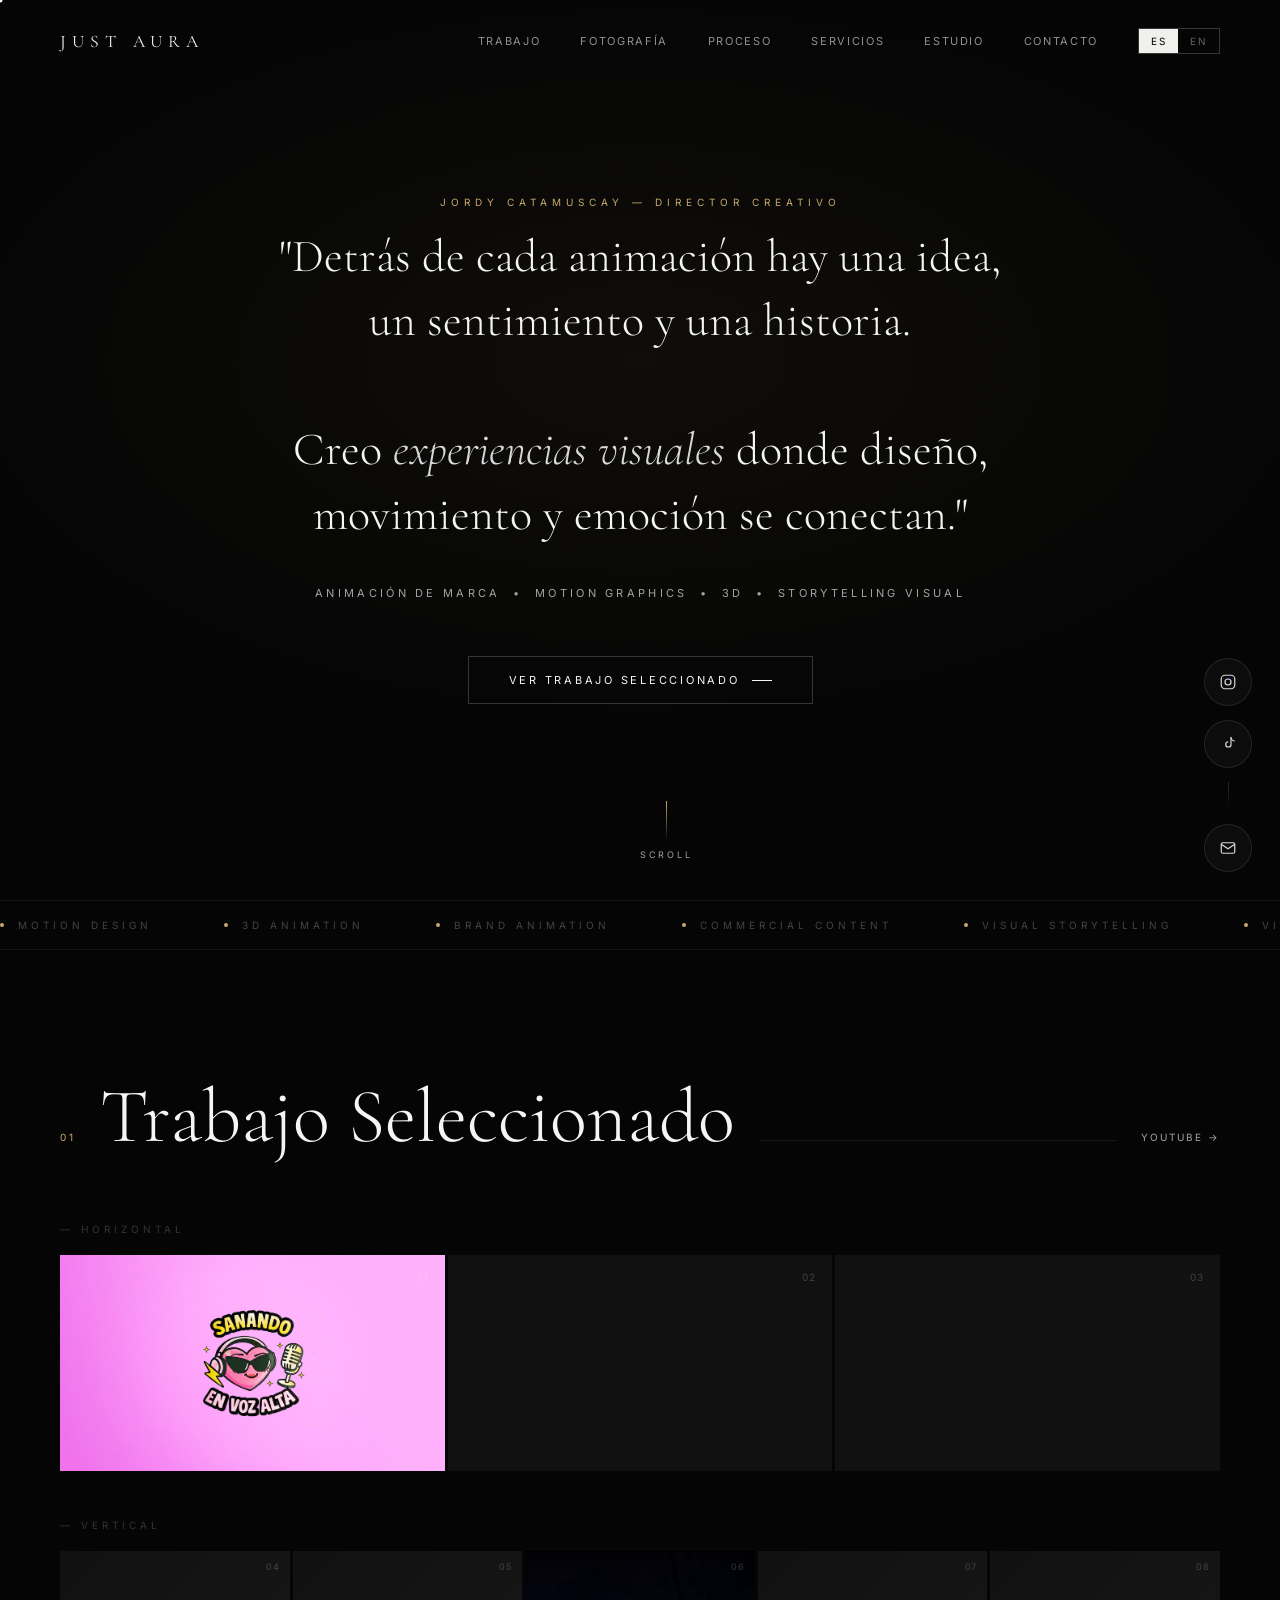
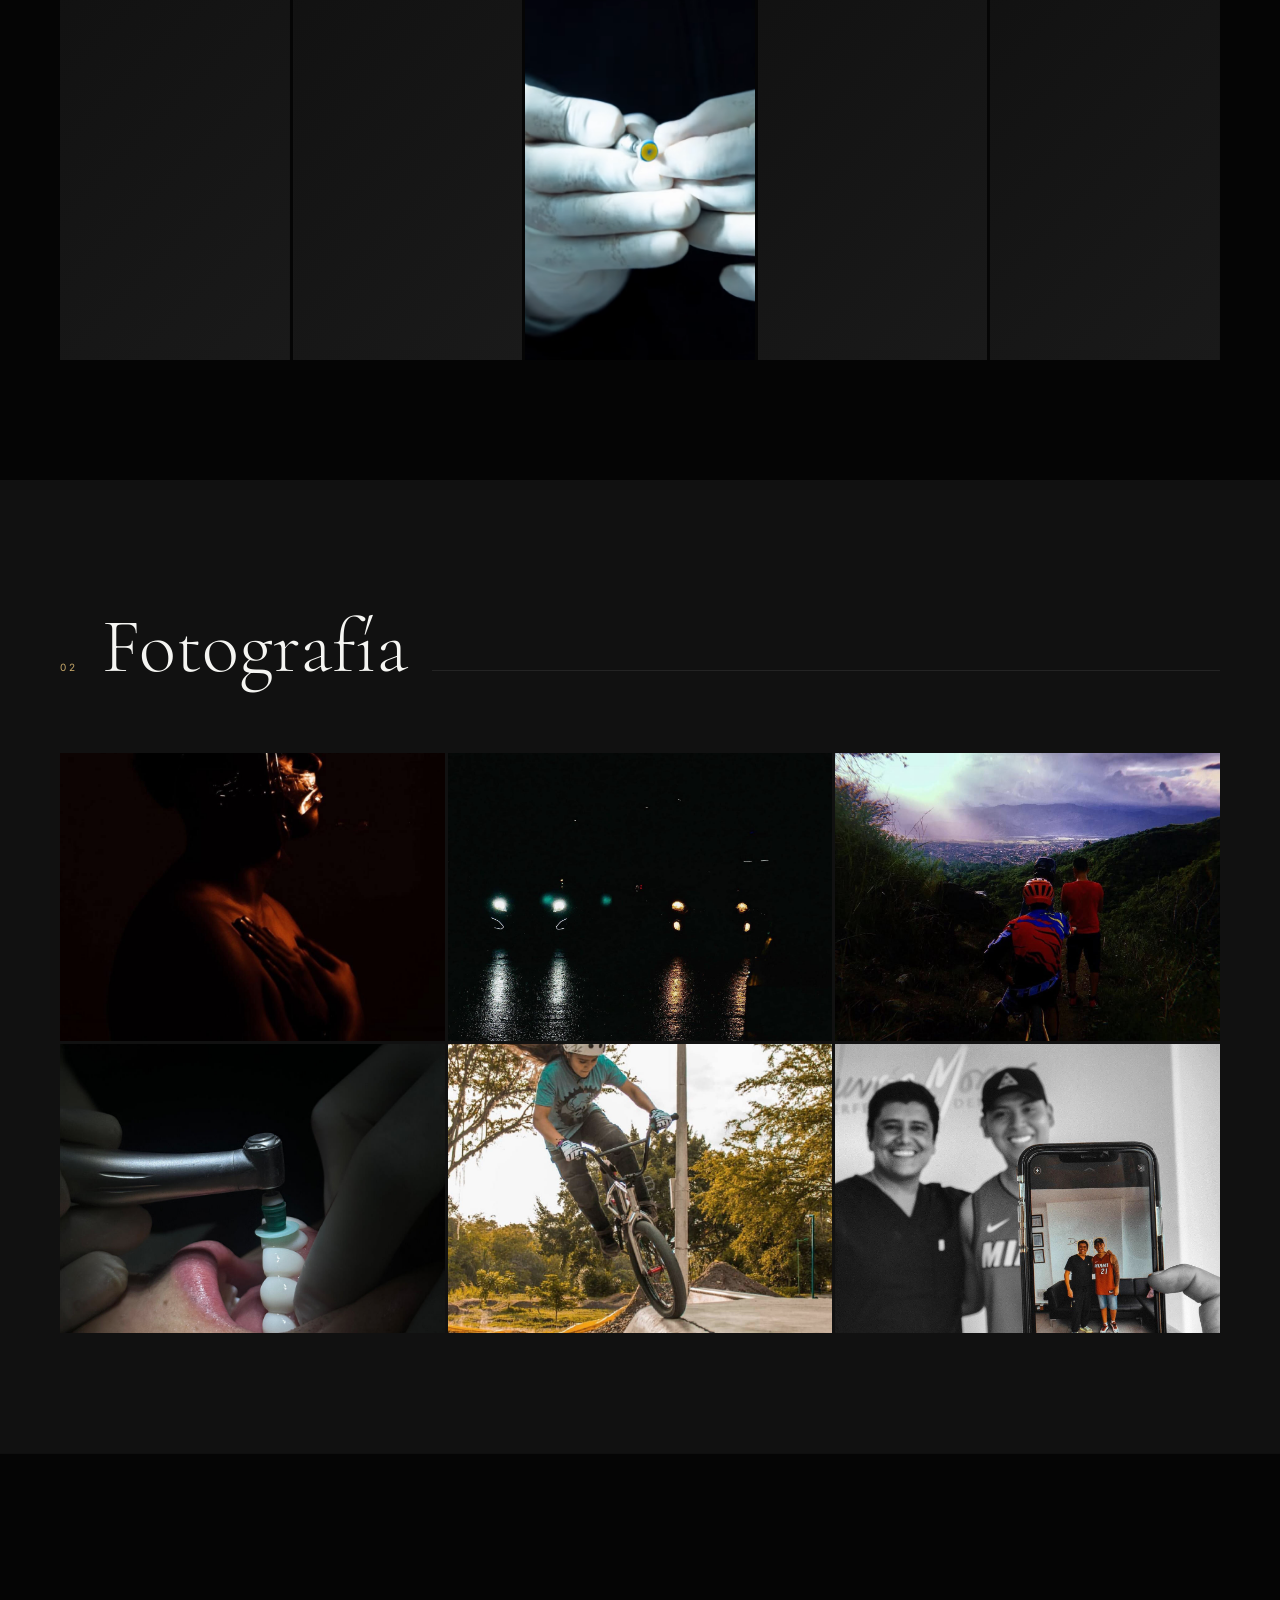
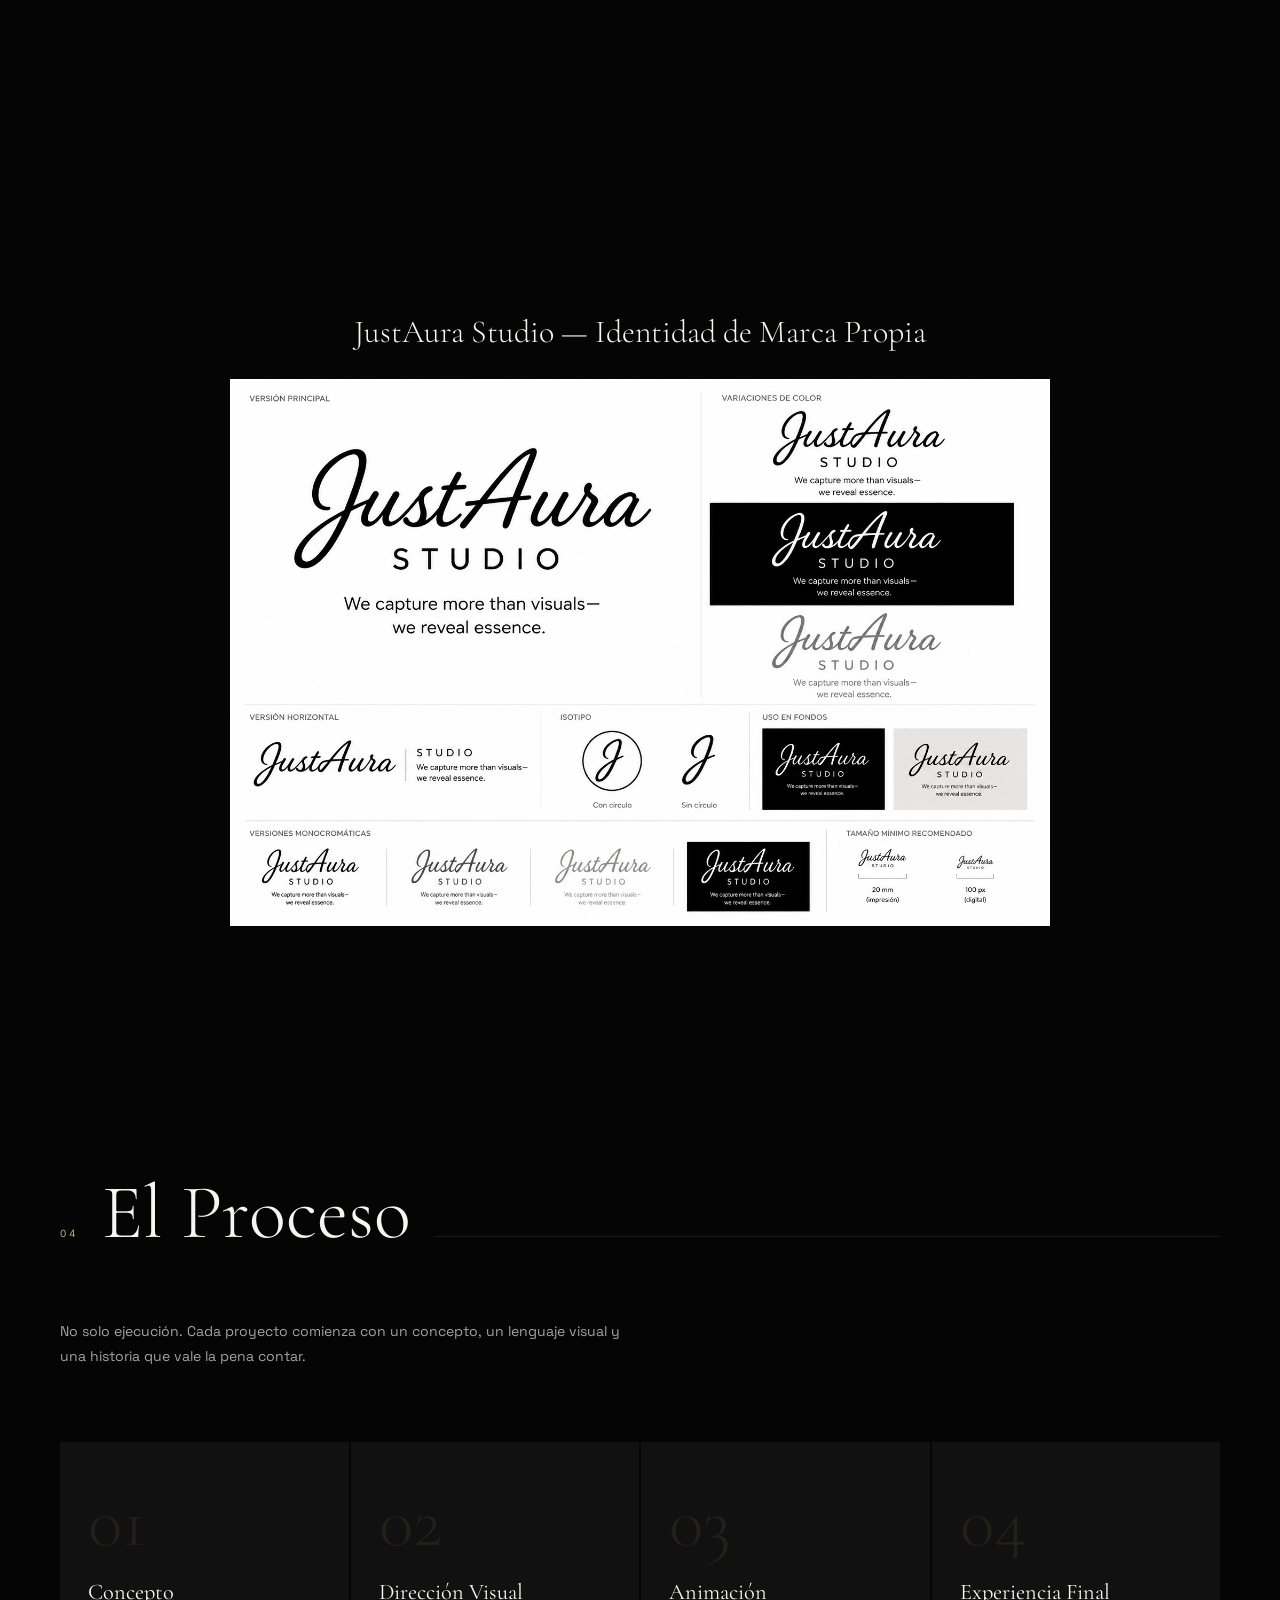
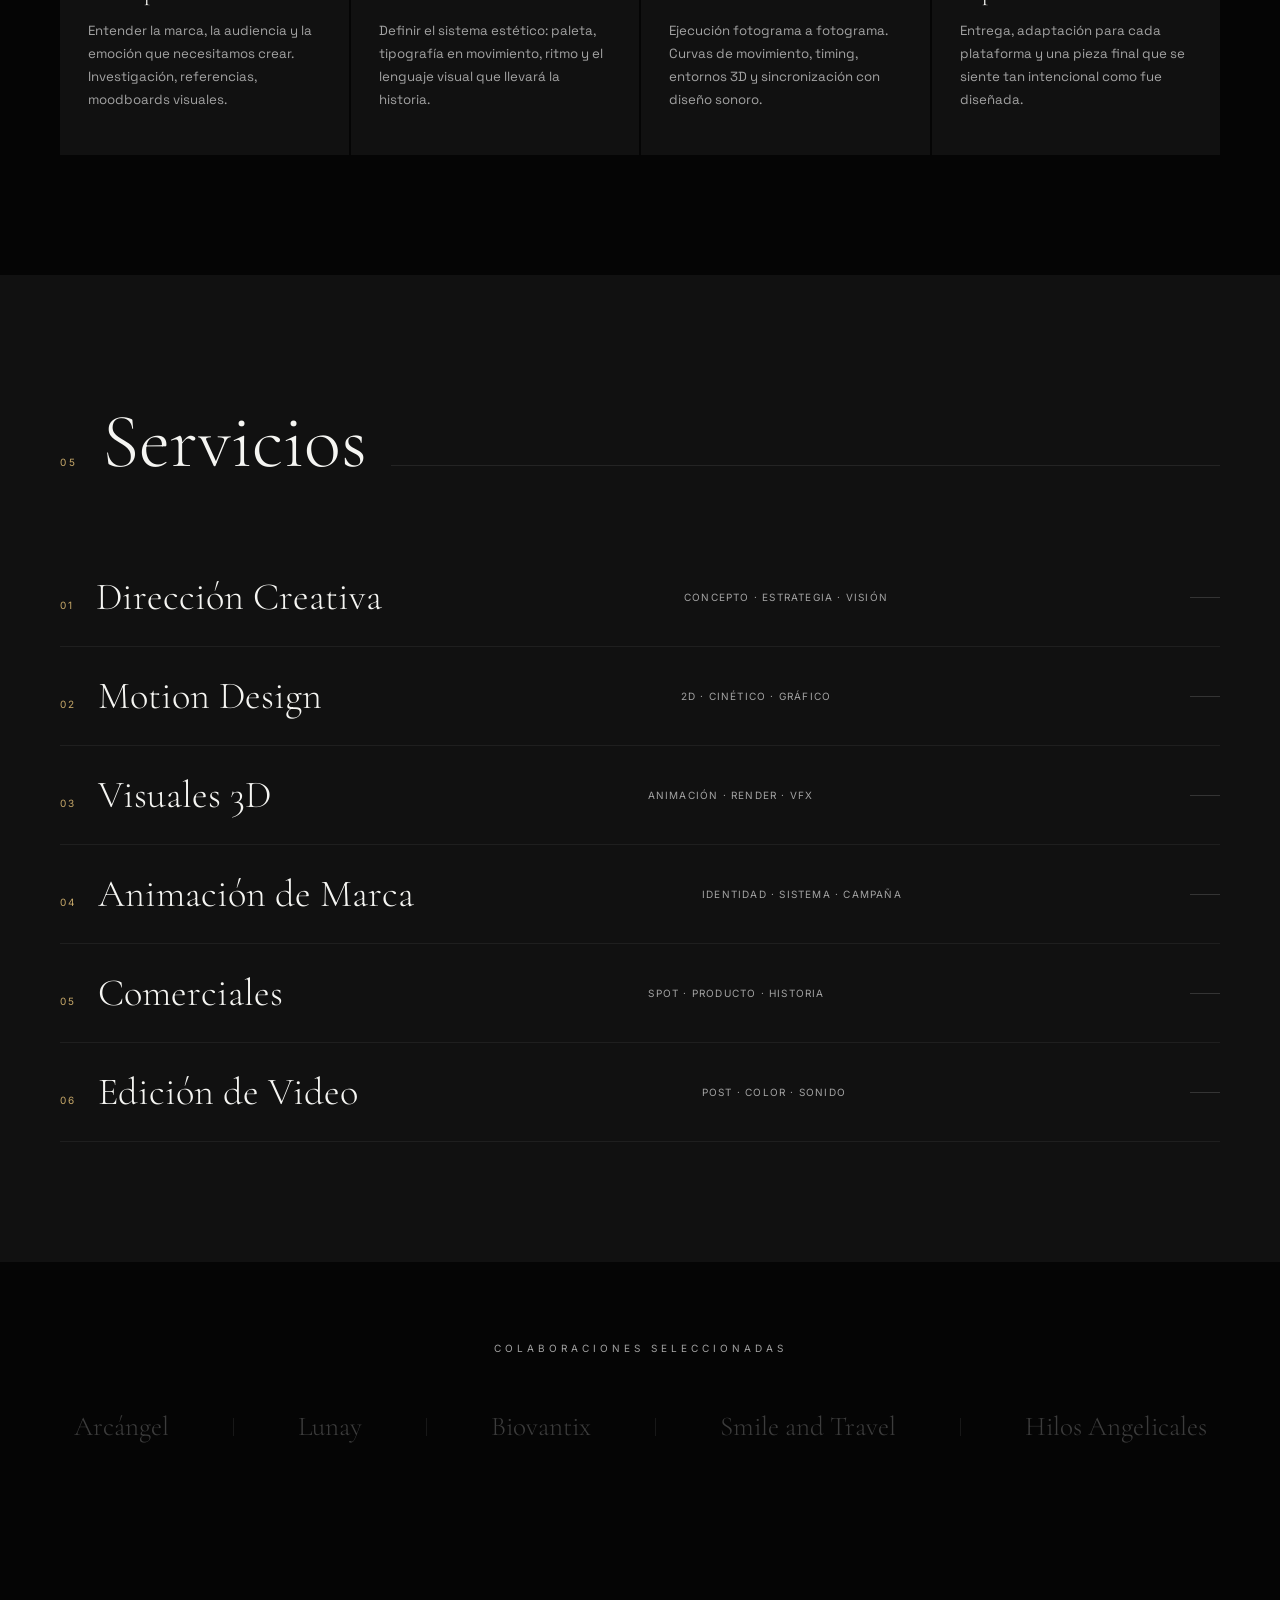
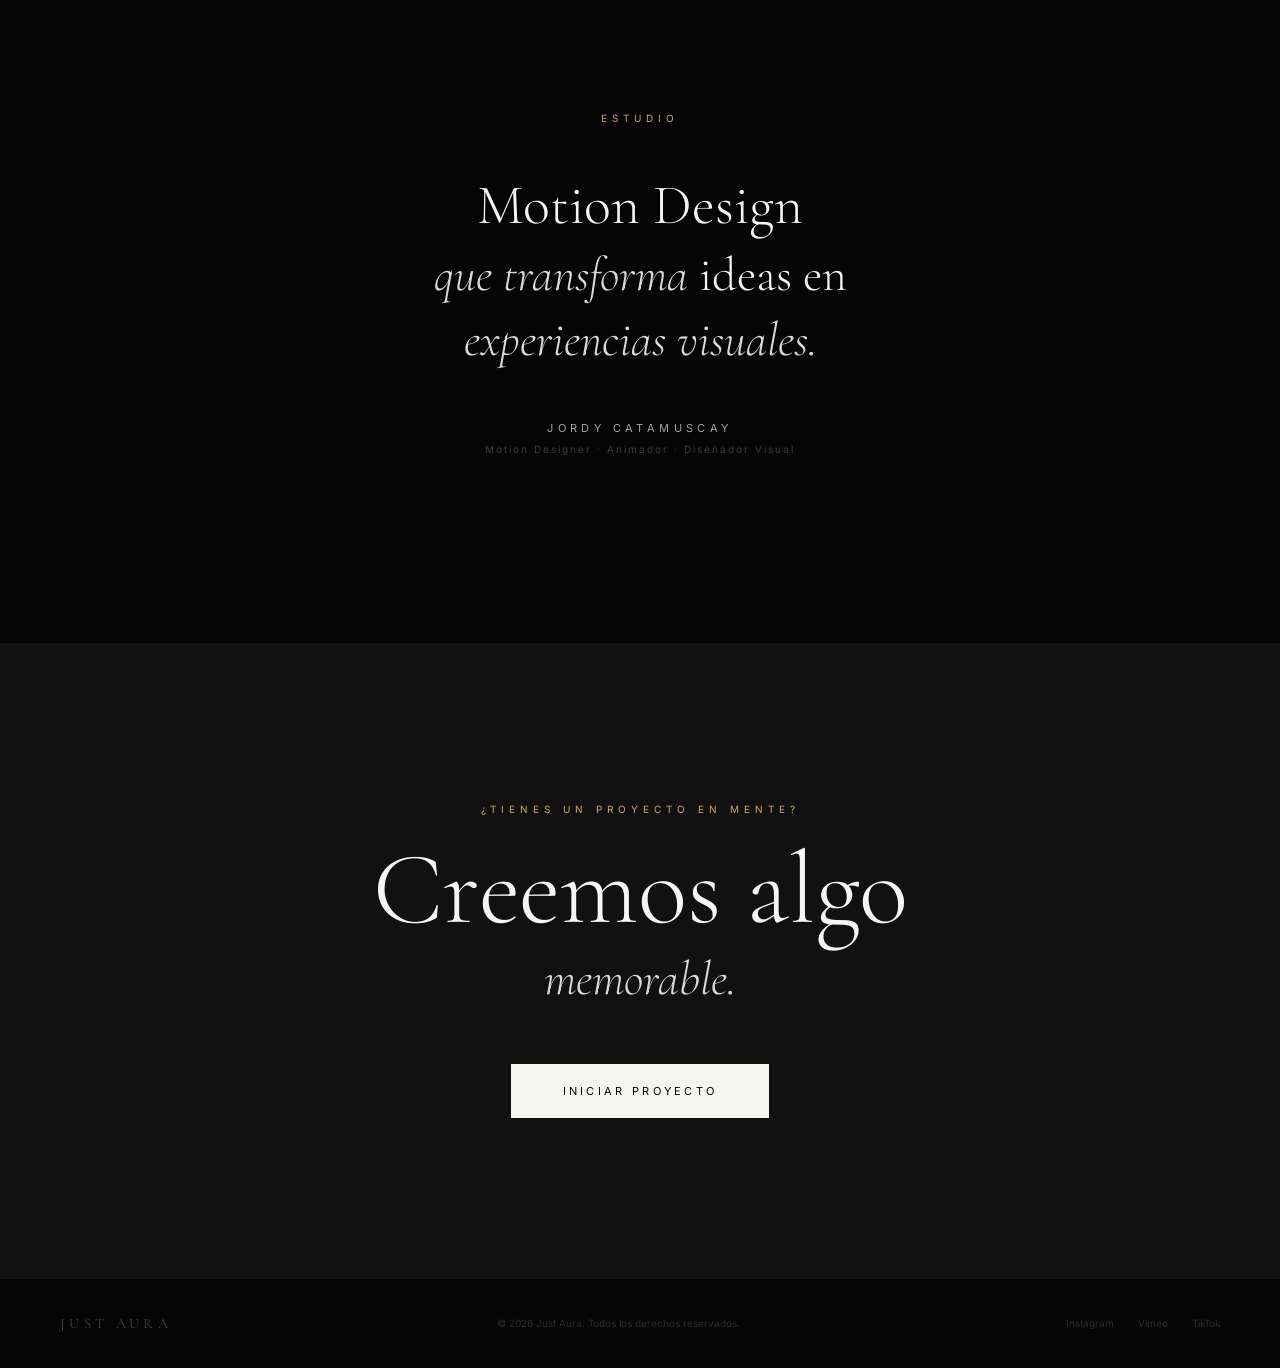
<file: index.html>
<!DOCTYPE html>
<html lang="es">
<head>
<meta charset="UTF-8">
<meta name="viewport" content="width=device-width,initial-scale=1.0">
<title>JUST AURA | Motion Design Studio</title>
<meta name="description" content="Estudio creativo especializado en motion design, animación 3D, brand visuals y contenido cinematográfico.">
<meta property="og:title" content="JUST AURA | Motion Design Studio">
<meta property="og:description" content="Estudio creativo especializado en motion design, animación 3D, brand visuals y contenido cinematográfico.">
<meta property="og:image" content="assets/img/photo-01.jpg">
<meta name="twitter:card" content="summary_large_image">
<link rel="preconnect" href="https://fonts.googleapis.com">
<link href="https://fonts.googleapis.com/css2?family=Cormorant+Garamond:wght@300;400;500;600&family=Space+Grotesk:wght@300;400;500;600&family=Inter:wght@300;400;500&display=swap" rel="stylesheet">
<link rel="stylesheet" href="assets/style.css">
</head>
<body>

<div class="cursor-dot" id="cursorDot"></div>

<!-- LOADER -->
<div id="loader">
  <video class="loader-video" src="assets/video/logo.mp4" autoplay muted playsinline loop></video>
  <div class="loader-sub">Motion Design Studio</div>
  <div class="loader-bar"><div class="loader-progress"></div></div>
</div>

<!-- VIDEO MODAL -->
<div id="modal">
  <div class="modal-inner">
    <button class="modal-close" onclick="closeModal()">✕ &nbsp;<span data-es="Cerrar" data-en="Close">Cerrar</span></button>
    <iframe id="modalFrame" src="" allow="autoplay; fullscreen" allowfullscreen></iframe>
    <div class="modal-label" id="modalLabel"></div>
  </div>
</div>

<!-- NAV -->
<nav id="nav">
  <a href="#hero" class="nav-logo">JUST AURA</a>
  <div class="nav-right">
    <div class="nav-links">
      <a href="#work"        data-es="Trabajo"    data-en="Work">Trabajo</a>
      <a href="#photography" data-es="Fotografía" data-en="Photography">Fotografía</a>
      <a href="#process"     data-es="Proceso"    data-en="Process">Proceso</a>
      <a href="#services"    data-es="Servicios"  data-en="Services">Servicios</a>
      <a href="#about"       data-es="Estudio"    data-en="Studio">Estudio</a>
      <a href="#contact"     data-es="Contacto"   data-en="Contact">Contacto</a>
    </div>
    <div class="lang-switch">
      <button class="lang-btn active" onclick="setLang('es')">ES</button>
      <button class="lang-btn" onclick="setLang('en')">EN</button>
    </div>
  </div>
  <!-- Mobile menu button -->
  <button class="nav-mobile-btn" onclick="toggleMobileMenu()" aria-label="Menu">
    <span></span><span></span><span></span>
  </button>
</nav>

<!-- MOBILE MENU -->
<div class="mobile-menu" id="mobileMenu">
  <a href="#work"        onclick="closeMobileMenu()" data-es="Trabajo"    data-en="Work">Trabajo</a>
  <a href="#photography" onclick="closeMobileMenu()" data-es="Fotografía" data-en="Photography">Fotografía</a>
  <a href="#process"     onclick="closeMobileMenu()" data-es="Proceso"    data-en="Process">Proceso</a>
  <a href="#services"    onclick="closeMobileMenu()" data-es="Servicios"  data-en="Services">Servicios</a>
  <a href="#about"       onclick="closeMobileMenu()" data-es="Estudio"    data-en="Studio">Estudio</a>
  <a href="#contact"     onclick="closeMobileMenu()" data-es="Contacto"   data-en="Contact">Contacto</a>
  <div class="mobile-lang">
    <button class="lang-btn active" onclick="setLang('es')">ES</button>
    <button class="lang-btn" onclick="setLang('en')">EN</button>
  </div>
</div>

<!-- HERO -->
<section id="hero">
  <div class="hero-bg"></div>
  <div class="hero-eyebrow" data-es="Jordy Catamuscay — Director Creativo" data-en="Jordy Catamuscay — Creative Director">Jordy Catamuscay — Director Creativo</div>
  <h1 class="hero-title hero-title-manifesto"
    data-es='"Detrás de cada animación hay una idea,<br>un sentimiento y una historia.<br><br>Creo <em>experiencias visuales</em> donde diseño,<br>movimiento y emoción se conectan."'
    data-en='"Behind every animation there is an idea,<br>a feeling and a story.<br><br>I create <em>visual experiences</em> where design,<br>movement and emotion connect."'>
    "Detrás de cada animación hay una idea,<br>un sentimiento y una historia.<br><br>Creo <em>experiencias visuales</em> donde diseño,<br>movimiento y emoción se conectan."
  </h1>
  <div class="hero-sub" data-es="Animación de Marca &nbsp;•&nbsp; Motion Graphics &nbsp;•&nbsp; 3D &nbsp;•&nbsp; Storytelling Visual" data-en="Brand Animation &nbsp;•&nbsp; Motion Graphics &nbsp;•&nbsp; 3D &nbsp;•&nbsp; Visual Storytelling">Animación de Marca &nbsp;•&nbsp; Motion Graphics &nbsp;•&nbsp; 3D &nbsp;•&nbsp; Storytelling Visual</div>
  <div class="hero-cta">
    <a href="#work" class="btn-primary">
      <span data-es="Ver Trabajo Seleccionado" data-en="View Selected Work">Ver Trabajo Seleccionado</span>
      <span class="btn-arr"></span>
    </a>
  </div>
  <div class="hero-scroll">
    <div class="scroll-line"></div>
    <div class="scroll-text">Scroll</div>
  </div>
</section>

<!-- REEL STRIP -->
<div class="reel-strip">
  <div class="reel-track">
    <div class="reel-item"><div class="reel-dot"></div>Motion Design</div>
    <div class="reel-item"><div class="reel-dot"></div>3D Animation</div>
    <div class="reel-item"><div class="reel-dot"></div>Brand Animation</div>
    <div class="reel-item"><div class="reel-dot"></div>Commercial Content</div>
    <div class="reel-item"><div class="reel-dot"></div>Visual Storytelling</div>
    <div class="reel-item"><div class="reel-dot"></div>Video Editing</div>
    <div class="reel-item"><div class="reel-dot"></div>Creative Direction</div>
    <div class="reel-item"><div class="reel-dot"></div>Motion Design</div>
    <div class="reel-item"><div class="reel-dot"></div>3D Animation</div>
    <div class="reel-item"><div class="reel-dot"></div>Brand Animation</div>
    <div class="reel-item"><div class="reel-dot"></div>Commercial Content</div>
    <div class="reel-item"><div class="reel-dot"></div>Visual Storytelling</div>
    <div class="reel-item"><div class="reel-dot"></div>Video Editing</div>
    <div class="reel-item"><div class="reel-dot"></div>Creative Direction</div>
  </div>
</div>

<!-- WORK -->
<section id="work">
  <div class="section-header reveal">
    <span class="section-number">01</span>
    <h2 class="section-title" data-es="Trabajo Seleccionado" data-en="Selected Work">Trabajo Seleccionado</h2>
    <div class="section-line"></div>
    <a href="https://www.youtube.com/" class="section-link" target="_blank" rel="noopener">YouTube →</a>
  </div>

  <!-- HORIZONTAL VIDEOS -->
  <div class="work-label reveal" data-es="— Horizontal" data-en="— Horizontal">— Horizontal</div>
  <div class="video-grid video-grid-h reveal">
    <div class="project-card ratio-h" data-project data-yt="AqqDdFaZvZo">
      <div class="project-bg" style="background-image:url('assets/img/thumb-sanando.png')"></div>
      <div class="project-overlay"></div>
      <span class="project-num">01</span>
      <button class="play-btn"><svg viewBox="0 0 24 24"><path d="M8 5v14l11-7z"/></svg></button>
      <div class="project-info">
        <div class="project-cat" data-es="Diseño de Personajes · Brand Identity · Logo Animado" data-en="Character Design · Brand Identity · Animated Logo">Diseño de Personajes · Brand Identity · Logo Animado</div>
        <div class="project-name" data-es="Logo Sanando En Voz Alta" data-en="Sanando En Voz Alta Logo">Logo Sanando En Voz Alta</div>
        <div class="project-role" data-es="Diseño de Personaje — Animación de Logo" data-en="Character Design — Logo Animation">Diseño de Personaje — Animación de Logo</div>
      </div>
    </div>

    <div class="project-card ratio-h" data-project data-yt="jPJpsX32VWw">
      <div class="project-bg" style="background-image:url('https://img.youtube.com/vi/jPJpsX32VWw/hqdefault.jpg')"></div>
      <div class="project-overlay"></div>
      <span class="project-num">02</span>
      <button class="play-btn"><svg viewBox="0 0 24 24"><path d="M8 5v14l11-7z"/></svg></button>
      <div class="project-info">
        <div class="project-cat" data-es="Motion Graphics · Bienestar · Spot Comercial" data-en="Motion Graphics · Wellness · Commercial Spot">Motion Graphics · Bienestar · Spot Comercial</div>
        <div class="project-name" data-es="Comercial Biovantix" data-en="Biovantix Commercial">Comercial Biovantix</div>
        <div class="project-role" data-es="Motion Design — Animación de Marca" data-en="Motion Design — Brand Animation">Motion Design — Animación de Marca</div>
      </div>
    </div>

    <div class="project-card ratio-h" data-project data-yt="wXGapqFFydA">
      <div class="project-bg" style="background-image:url('https://img.youtube.com/vi/wXGapqFFydA/hqdefault.jpg')"></div>
      <div class="project-overlay"></div>
      <span class="project-num">03</span>
      <button class="play-btn"><svg viewBox="0 0 24 24"><path d="M8 5v14l11-7z"/></svg></button>
      <div class="project-info">
        <div class="project-cat" data-es="Motion Graphics · Visual Storytelling · Spot Comercial" data-en="Motion Graphics · Visual Storytelling · Commercial Spot">Motion Graphics · Visual Storytelling · Spot Comercial</div>
        <div class="project-name" data-es="Future Bella Storm" data-en="Future Bella Storm">Future Bella Storm</div>
        <div class="project-role" data-es="Dirección Creativa — Motion Design" data-en="Creative Direction — Motion Design">Dirección Creativa — Motion Design</div>
      </div>
    </div>
  </div>

  <!-- VERTICAL VIDEOS -->
  <div class="work-label reveal" style="margin-top:48px;" data-es="— Vertical" data-en="— Vertical">— Vertical</div>
  <div class="video-grid video-grid-v reveal">
    <div class="project-card ratio-v" data-project data-yt="I7YJD2fwwv8">
      <div class="project-bg" style="background-image:url('https://img.youtube.com/vi/I7YJD2fwwv8/maxresdefault.jpg')"></div>
      <div class="project-overlay"></div>
      <span class="project-num">04</span>
      <button class="play-btn"><svg viewBox="0 0 24 24"><path d="M8 5v14l11-7z"/></svg></button>
      <div class="project-info">
        <div class="project-cat" data-es="Motion Graphics · Música Urbana · Spot Comercial" data-en="Motion Graphics · Urban Music · Commercial Spot">Motion Graphics · Música Urbana · Spot Comercial</div>
        <div class="project-name" data-es="Short Lunay" data-en="Short Lunay">Short Lunay</div>
        <div class="project-role" data-es="Motion Design — Dirección Visual" data-en="Motion Design — Visual Direction">Motion Design — Dirección Visual</div>
      </div>
    </div>

    <div class="project-card ratio-v" data-project data-yt="yaeeKO1IUqw">
      <div class="project-bg" style="background-image:url('https://img.youtube.com/vi/yaeeKO1IUqw/maxresdefault.jpg')"></div>
      <div class="project-overlay"></div>
      <span class="project-num">05</span>
      <button class="play-btn"><svg viewBox="0 0 24 24"><path d="M8 5v14l11-7z"/></svg></button>
      <div class="project-info">
        <div class="project-cat" data-es="Video Editing · Storytelling · Reel Anual" data-en="Video Editing · Storytelling · Year Recap">Video Editing · Storytelling · Reel Anual</div>
        <div class="project-name" data-es="Recap 2025" data-en="Recap 2025">Recap 2025</div>
        <div class="project-role" data-es="Dirección — Edición de Video" data-en="Direction — Video Editing">Dirección — Edición de Video</div>
      </div>
    </div>

    <div class="project-card ratio-v" data-project data-yt="Km2nGZa6XCY">
      <div class="project-bg" style="background-image:url('assets/img/thumb-duv-ia.png')"></div>
      <div class="project-overlay"></div>
      <span class="project-num">06</span>
      <button class="play-btn"><svg viewBox="0 0 24 24"><path d="M8 5v14l11-7z"/></svg></button>
      <div class="project-info">
        <div class="project-cat" data-es="Motion Graphics · Inteligencia Artificial · Experimental" data-en="Motion Graphics · Artificial Intelligence · Experimental">Motion Graphics · Inteligencia Artificial · Experimental</div>
        <div class="project-name" data-es="Duv IA" data-en="Duv IA">Duv IA</div>
        <div class="project-role" data-es="Motion Design — Dirección Creativa" data-en="Motion Design — Creative Direction">Motion Design — Dirección Creativa</div>
      </div>
    </div>

    <div class="project-card ratio-v" data-project data-yt="ZbnbVhKLMyQ">
      <div class="project-bg" style="background-image:url('https://img.youtube.com/vi/ZbnbVhKLMyQ/maxresdefault.jpg')"></div>
      <div class="project-overlay"></div>
      <span class="project-num">07</span>
      <button class="play-btn"><svg viewBox="0 0 24 24"><path d="M8 5v14l11-7z"/></svg></button>
      <div class="project-info">
        <div class="project-cat" data-es="Motion Graphics · Música Urbana · Spot Comercial" data-en="Motion Graphics · Urban Music · Commercial Spot">Motion Graphics · Música Urbana · Spot Comercial</div>
        <div class="project-name" data-es="Ritmo Arca" data-en="Ritmo Arca">Ritmo Arca</div>
        <div class="project-role" data-es="Dirección Creativa — Motion Design" data-en="Creative Direction — Motion Design">Dirección Creativa — Motion Design</div>
      </div>
    </div>

    <div class="project-card ratio-v" data-project data-yt="6toFDTugyO0">
      <div class="project-bg" style="background-image:url('https://img.youtube.com/vi/6toFDTugyO0/maxresdefault.jpg')"></div>
      <div class="project-overlay"></div>
      <span class="project-num">08</span>
      <button class="play-btn"><svg viewBox="0 0 24 24"><path d="M8 5v14l11-7z"/></svg></button>
      <div class="project-info">
        <div class="project-cat" data-es="Brand Animation · Colaboración · Spot Comercial" data-en="Brand Animation · Collaboration · Commercial Spot">Brand Animation · Colaboración · Spot Comercial</div>
        <div class="project-name" data-es="Rubí X Dr. Duván" data-en="Rubí X Dr. Duván">Rubí X Dr. Duván</div>
        <div class="project-role" data-es="Dirección Creativa — Motion Design" data-en="Creative Direction — Motion Design">Dirección Creativa — Motion Design</div>
      </div>
    </div>
  </div>
</section>


<!-- PHOTOGRAPHY -->
<section id="photography">
  <div class="section-header reveal">
    <span class="section-number">02</span>
    <h2 class="section-title" data-es="Fotografía" data-en="Photography">Fotografía</h2>
    <div class="section-line"></div>
  </div>
  <div class="photo-grid">
    <div class="photo-card reveal"><img src="assets/img/photo-01.jpg" alt="Editorial portrait" loading="lazy"></div>
    <div class="photo-card reveal d1"><img src="assets/img/photo-02.jpg" alt="Night lights" loading="lazy"></div>
    <div class="photo-card reveal d2"><img src="assets/img/photo-03.jpg" alt="Mountain cyclists" loading="lazy"></div>
    <div class="photo-card reveal"><img src="assets/img/photo-04.jpg" alt="Dental macro" loading="lazy"></div>
    <div class="photo-card reveal d1"><img src="assets/img/photo-05.jpg" alt="BMX rider" loading="lazy"></div>
    <div class="photo-card reveal d2"><img src="assets/img/photo-06.jpg" alt="Dental clinic" loading="lazy"></div>
  </div>
</section>

<!-- BRAND IDENTITY -->
<section id="brand-identity">
  <div class="section-header reveal">
    <span class="section-number">03</span>
    <h2 class="section-title" data-es="Brand Identity" data-en="Brand Identity">Brand Identity</h2>
    <div class="section-line"></div>
  </div>

  <div class="brand-project reveal">
    <div class="brand-project-label" data-es="El Porvenir — Sistema de Marca Completo" data-en="El Porvenir — Complete Branding System">El Porvenir — Sistema de Marca Completo</div>
    <img class="brand-img" src="assets/img/porvenir-brand.png" alt="El Porvenir brand identity system" loading="lazy">
  </div>

  <div class="brand-project reveal">
    <div class="brand-project-label" data-es="Duván Monar — Perfección Dental" data-en="Duván Monar — Perfección Dental">Duván Monar — Perfección Dental</div>
    <img class="brand-img" src="assets/img/brand-02.png" alt="Duván Monar Perfección Dental brand identity" loading="lazy">
  </div>

  <div class="brand-project reveal">
    <div class="brand-project-label" data-es="JustAura Studio — Identidad de Marca Propia" data-en="JustAura Studio — Own Brand Identity">JustAura Studio — Identidad de Marca Propia</div>
    <img class="brand-img" src="assets/img/brand-03.png" alt="JustAura Studio brand identity" loading="lazy">
  </div>
</section>

<!-- PROCESS -->
<section id="process">
  <div class="section-header reveal">
    <span class="section-number">04</span>
    <h2 class="section-title" data-es="El Proceso" data-en="The Process">El Proceso</h2>
    <div class="section-line"></div>
  </div>
  <p class="section-intro reveal" data-es="No solo ejecución. Cada proyecto comienza con un concepto, un lenguaje visual y una historia que vale la pena contar." data-en="Not just execution. Every project begins with a concept, a visual language, and a story worth telling.">No solo ejecución. Cada proyecto comienza con un concepto, un lenguaje visual y una historia que vale la pena contar.</p>
  <div class="process-grid">
    <div class="process-step reveal d1">
      <div class="process-num">01</div>
      <div class="process-name" data-es="Concepto" data-en="Concept">Concepto</div>
      <div class="process-desc" data-es="Entender la marca, la audiencia y la emoción que necesitamos crear. Investigación, referencias, moodboards visuales." data-en="Understanding the brand, the audience, and the emotion we need to create. Research, references, visual moodboards.">Entender la marca, la audiencia y la emoción que necesitamos crear. Investigación, referencias, moodboards visuales.</div>
    </div>
    <div class="process-step reveal d2">
      <div class="process-num">02</div>
      <div class="process-name" data-es="Dirección Visual" data-en="Visual Direction">Dirección Visual</div>
      <div class="process-desc" data-es="Definir el sistema estético: paleta, tipografía en movimiento, ritmo y el lenguaje visual que llevará la historia." data-en="Defining the aesthetic system: palette, typography in motion, rhythm, and the visual language that will carry the story.">Definir el sistema estético: paleta, tipografía en movimiento, ritmo y el lenguaje visual que llevará la historia.</div>
    </div>
    <div class="process-step reveal d3">
      <div class="process-num">03</div>
      <div class="process-name" data-es="Animación" data-en="Animation">Animación</div>
      <div class="process-desc" data-es="Ejecución fotograma a fotograma. Curvas de movimiento, timing, entornos 3D y sincronización con diseño sonoro." data-en="Frame by frame execution. Motion curves, timing, 3D environments, and sound design alignment come together.">Ejecución fotograma a fotograma. Curvas de movimiento, timing, entornos 3D y sincronización con diseño sonoro.</div>
    </div>
    <div class="process-step reveal">
      <div class="process-num">04</div>
      <div class="process-name" data-es="Experiencia Final" data-en="Final Experience">Experiencia Final</div>
      <div class="process-desc" data-es="Entrega, adaptación para cada plataforma y una pieza final que se siente tan intencional como fue diseñada." data-en="Delivery, adaptation for every platform, and a final piece that feels as intentional as it was designed to be.">Entrega, adaptación para cada plataforma y una pieza final que se siente tan intencional como fue diseñada.</div>
    </div>
  </div>
</section>

<!-- SERVICES -->
<section id="services">
  <div class="section-header reveal">
    <span class="section-number">05</span>
    <h2 class="section-title" data-es="Servicios" data-en="Services">Servicios</h2>
    <div class="section-line"></div>
  </div>
  <div class="services-list">
    <div class="service-item reveal"><div class="service-left"><span class="service-num">01</span><span class="service-name" data-es="Dirección Creativa" data-en="Creative Direction">Dirección Creativa</span></div><span class="service-tag" data-es="Concepto · Estrategia · Visión" data-en="Concept · Strategy · Vision">Concepto · Estrategia · Visión</span><div class="service-arrow"></div></div>
    <div class="service-item reveal d1"><div class="service-left"><span class="service-num">02</span><span class="service-name">Motion Design</span></div><span class="service-tag" data-es="2D · Cinético · Gráfico" data-en="2D · Kinetic · Graphic">2D · Cinético · Gráfico</span><div class="service-arrow"></div></div>
    <div class="service-item reveal d2"><div class="service-left"><span class="service-num">03</span><span class="service-name" data-es="Visuales 3D" data-en="3D Visuals">Visuales 3D</span></div><span class="service-tag" data-es="Animación · Render · VFX" data-en="Animation · Rendering · VFX">Animación · Render · VFX</span><div class="service-arrow"></div></div>
    <div class="service-item reveal d3"><div class="service-left"><span class="service-num">04</span><span class="service-name" data-es="Animación de Marca" data-en="Brand Animation">Animación de Marca</span></div><span class="service-tag" data-es="Identidad · Sistema · Campaña" data-en="Identity · System · Campaign">Identidad · Sistema · Campaña</span><div class="service-arrow"></div></div>
    <div class="service-item reveal"><div class="service-left"><span class="service-num">05</span><span class="service-name" data-es="Comerciales" data-en="Commercial Films">Comerciales</span></div><span class="service-tag" data-es="Spot · Producto · Historia" data-en="Spot · Product · Story">Spot · Producto · Historia</span><div class="service-arrow"></div></div>
    <div class="service-item reveal d1"><div class="service-left"><span class="service-num">06</span><span class="service-name" data-es="Edición de Video" data-en="Video Editing">Edición de Video</span></div><span class="service-tag" data-es="Post · Color · Sonido" data-en="Post · Color · Sound">Post · Color · Sonido</span><div class="service-arrow"></div></div>
  </div>
</section>

<!-- COLLABS -->
<section id="collabs">
  <div class="collabs-label reveal" data-es="Colaboraciones Seleccionadas" data-en="Selected Collaborations">Colaboraciones Seleccionadas</div>
  <div class="collabs-row reveal">
    <div class="collab-name">Arcángel</div><div class="collab-div"></div>
    <div class="collab-name">Lunay</div><div class="collab-div"></div>
    <div class="collab-name">Biovantix</div><div class="collab-div"></div>
    <div class="collab-name">Smile and Travel</div><div class="collab-div"></div>
    <div class="collab-name">Hilos Angelicales</div>
  </div>
</section>

<!-- ABOUT -->
<section id="about">
  <div class="about-inner">
    <div class="about-label reveal" data-es="Estudio" data-en="Studio">Estudio</div>
    <blockquote class="about-manifesto reveal">
      <span class="hero-line-inline">Motion Design</span><br>
      <em data-es="que transforma" data-en="that transforms">que transforma</em>
      <span data-es="ideas en" data-en="ideas into">ideas en</span><br>
      <em data-es="experiencias visuales." data-en="visual experiences.">experiencias visuales.</em>
    </blockquote>
    <div class="about-name reveal">Jordy Catamuscay</div>
    <div class="about-role reveal d1" data-es="Motion Designer · Animador · Diseñador Visual" data-en="Motion Designer · Animator · Visual Designer">Motion Designer · Animador · Diseñador Visual</div>
  </div>
</section>

<!-- CONTACT -->
<section id="contact">
  <div class="contact-eyebrow reveal" data-es="¿Tienes un proyecto en mente?" data-en="Have a project in mind?">¿Tienes un proyecto en mente?</div>
  <h2 class="contact-title reveal" data-es="Creemos algo" data-en="Let's create">Creemos algo</h2>
  <div class="contact-subtitle reveal" data-es="memorable." data-en="memorable.">memorable.</div>
  <a href="mailto:jordyalejandro1994@gmail.com" class="contact-cta reveal" data-es="Iniciar Proyecto" data-en="Start a Project">Iniciar Proyecto</a>
</section>

<!-- FOOTER -->
<footer>
  <div class="footer-brand">JUST AURA</div>
  <div class="footer-copy" data-es="© 2026 Just Aura. Todos los derechos reservados." data-en="© 2026 Just Aura. All rights reserved.">© 2026 Just Aura. Todos los derechos reservados.</div>
  <div class="footer-links">
    <a href="https://www.instagram.com/jordy_alejandr0" target="_blank" rel="noopener">Instagram</a>
    <a href="https://vimeo.com/jordyalejandr0" target="_blank" rel="noopener">Vimeo</a>
    <a href="https://www.tiktok.com/@aeliorus_" target="_blank" rel="noopener">TikTok</a>
  </div>
</footer>

<!-- FLOATING SOCIAL DOCK -->
<div class="social-dock">
  <a class="social-dock-item" href="https://www.instagram.com/jordy_alejandr0" target="_blank" rel="noopener" aria-label="Instagram">
    <svg viewBox="0 0 24 24"><rect x="3" y="3" width="18" height="18" rx="5"/><circle cx="12" cy="12" r="4"/><circle cx="17.2" cy="6.8" r="1" fill="currentColor" stroke="none"/></svg>
    <span class="social-dock-label">Instagram</span>
  </a>
  <a class="social-dock-item" href="https://www.tiktok.com/@aeliorus_" target="_blank" rel="noopener" aria-label="TikTok">
    <svg viewBox="0 0 24 24"><path d="M16 3v9.5a3.5 3.5 0 1 1-3.5-3.5"/><path d="M16 3a5 5 0 0 0 5 5"/></svg>
    <span class="social-dock-label">TikTok</span>
  </a>
  <div class="social-dock-line"></div>
  <a class="social-dock-item" href="mailto:jordyalejandro1994@gmail.com" aria-label="Email">
    <svg viewBox="0 0 24 24"><rect x="3" y="5" width="18" height="14" rx="2"/><path d="M3 7l9 6 9-6"/></svg>
    <span class="social-dock-label">Email</span>
  </a>
</div>

<script src="assets/main.js"></script>
</body>
</html>
</file>
<file: assets/style.css>
/* ── RESET & VARS ─────────────────────────────────────────── */
*, *::before, *::after { margin: 0; padding: 0; box-sizing: border-box; }

:root {
  --black:   #050505;
  --carbon:  #111111;
  --white:   #F5F5F2;
  --gray:    #A3A3A3;
  --silver:  #D9D9D9;
  --gold:    #C8A96A;
  --font-display: 'Cormorant Garamond', serif;
  --font-body:    'Space Grotesk', sans-serif;
  --font-ui:      'Inter', sans-serif;
}

html { scroll-behavior: smooth; }

body {
  background: var(--black);
  color: var(--white);
  font-family: var(--font-body);
  overflow-x: hidden;
  cursor: none;
}

/* ── CURSOR ───────────────────────────────────────────────── */
.cursor-dot {
  position: fixed;
  width: 5px; height: 5px;
  background: var(--white);
  border-radius: 50%;
  pointer-events: none;
  z-index: 9999;
  transform: translate(-50%, -50%);
  transition: background .2s, width .15s, height .15s;
}
body.on-project .cursor-dot { background: var(--gold); }
body.on-link    .cursor-dot { width: 3px; height: 3px; }

/* ── LOADER ───────────────────────────────────────────────── */
#loader {
  position: fixed; inset: 0;
  background: var(--black);
  z-index: 9000;
  display: flex; flex-direction: column;
  align-items: center; justify-content: center;
  gap: 24px;
}
.loader-video { width: clamp(120px, 18vw, 190px); opacity: 0; animation: fadeIn .6s ease forwards .2s; }
.loader-sub   { font-family: var(--font-ui); font-size: 10px; letter-spacing: .5em; color: var(--gray); text-transform: uppercase; opacity: 0; animation: fadeIn .6s ease forwards .9s; }
.loader-bar   { width: 100px; height: 1px; background: rgba(255,255,255,.08); overflow: hidden; opacity: 0; animation: fadeIn .4s ease forwards 1.3s; }
.loader-progress { height: 100%; width: 0; background: linear-gradient(90deg, var(--gold), var(--silver)); animation: loadBar 1.6s ease forwards 1.5s; }
@keyframes loadBar { to { width: 100%; } }
#loader.out { animation: fadeOut .7s ease forwards; pointer-events: none; }

/* ── NAV ──────────────────────────────────────────────────── */
nav {
  position: fixed; top: 0; left: 0; right: 0;
  z-index: 500;
  display: flex; justify-content: space-between; align-items: center;
  padding: 28px 60px;
  mix-blend-mode: difference;
  transition: background .4s, backdrop-filter .4s;
}
nav.scrolled {
  background: rgba(5,5,5,.92);
  backdrop-filter: blur(14px);
  mix-blend-mode: normal;
}
.nav-logo { font-family: var(--font-display); font-size: 1.1rem; font-weight: 400; letter-spacing: .35em; color: var(--white); text-decoration: none; }
.nav-right { display: flex; align-items: center; gap: 40px; }
.nav-links { display: flex; gap: 40px; }
.nav-links a { font-family: var(--font-ui); font-size: 11px; letter-spacing: .15em; color: rgba(245,245,242,.6); text-decoration: none; transition: color .3s; text-transform: uppercase; }
.nav-links a:hover { color: var(--white); }

.lang-switch { display: flex; border: 1px solid rgba(255,255,255,.2); overflow: hidden; }
.lang-btn { font-family: var(--font-ui); font-size: 10px; letter-spacing: .15em; color: rgba(245,245,242,.4); background: none; border: none; padding: 6px 12px; cursor: pointer; transition: color .2s, background .2s; text-transform: uppercase; }
.lang-btn.active { color: var(--black); background: var(--white); }

/* Mobile nav button */
.nav-mobile-btn { display: none; flex-direction: column; gap: 5px; background: none; border: none; cursor: pointer; padding: 4px; }
.nav-mobile-btn span { display: block; width: 22px; height: 1px; background: var(--white); transition: transform .3s, opacity .3s; }

/* Mobile menu */
.mobile-menu {
  position: fixed; inset: 0; top: 0;
  background: var(--black);
  z-index: 400;
  display: flex; flex-direction: column; align-items: center; justify-content: center;
  gap: 32px;
  transform: translateY(-100%);
  transition: transform .5s cubic-bezier(.25,.46,.45,.94);
}
.mobile-menu.open { transform: translateY(0); }
.mobile-menu a { font-family: var(--font-display); font-size: 2.5rem; font-weight: 300; color: var(--white); text-decoration: none; letter-spacing: .05em; }
.mobile-lang { display: flex; border: 1px solid rgba(255,255,255,.2); overflow: hidden; margin-top: 16px; }

/* ── HERO ─────────────────────────────────────────────────── */
#hero {
  min-height: 100vh;
  display: flex; flex-direction: column;
  align-items: center; justify-content: center;
  text-align: center;
  padding: 120px 60px;
  position: relative; overflow: hidden;
}
.hero-bg { position: absolute; inset: 0; background: radial-gradient(ellipse 80% 60% at 50% 40%, rgba(200,169,106,.05) 0%, transparent 70%); pointer-events: none; }
.hero-eyebrow { font-family: var(--font-ui); font-size: 10px; letter-spacing: .5em; color: var(--gold); text-transform: uppercase; opacity: 0; animation: fadeUp .8s ease forwards 2.6s; }
.hero-title { font-family: var(--font-display); font-size: clamp(3rem,10vw,9rem); font-weight: 300; line-height: .92; color: var(--white); margin: 16px 0; opacity: 0; animation: fadeUp 1s ease forwards 2.8s; }
.hero-title .hero-line { display: block; }
.hero-title .italic { font-style: italic; color: var(--silver); }
.hero-title-manifesto { font-size: clamp(1.6rem,3.6vw,3rem); line-height: 1.4; max-width: 900px; }
.hero-title-manifesto em { font-style: italic; color: var(--silver); }
.hero-sub { font-family: var(--font-ui); font-size: 11px; letter-spacing: .3em; color: var(--gray); text-transform: uppercase; margin-top: 24px; opacity: 0; animation: fadeUp .8s ease forwards 3.1s; }
.hero-cta { margin-top: 56px; opacity: 0; animation: fadeUp .8s ease forwards 3.4s; }
.btn-primary { display: inline-flex; align-items: center; gap: 12px; font-family: var(--font-ui); font-size: 11px; letter-spacing: .25em; color: var(--white); text-decoration: none; text-transform: uppercase; border: 1px solid rgba(245,245,242,.2); padding: 16px 40px; transition: border-color .4s, background .4s; }
.btn-primary:hover { border-color: var(--gold); background: rgba(200,169,106,.05); }
.btn-arr { width: 20px; height: 1px; background: var(--white); display: inline-block; transition: width .3s; }
.btn-primary:hover .btn-arr { width: 32px; }
.hero-scroll { position: absolute; bottom: 40px; left: 50%; transform: translateX(-50%); display: flex; flex-direction: column; align-items: center; gap: 8px; opacity: 0; animation: fadeUp .6s ease forwards 4s; }
.scroll-line { width: 1px; height: 40px; background: linear-gradient(to bottom, var(--gold), transparent); }
.scroll-text { font-family: var(--font-ui); font-size: 9px; letter-spacing: .3em; color: var(--gray); text-transform: uppercase; }

/* ── REEL STRIP ───────────────────────────────────────────── */
.reel-strip { border-top: 1px solid rgba(255,255,255,.06); border-bottom: 1px solid rgba(255,255,255,.06); padding: 18px 0; overflow: hidden; }
.reel-track { display: flex; gap: 72px; width: max-content; animation: marquee 22s linear infinite; }
.reel-item { font-family: var(--font-ui); font-size: 10px; letter-spacing: .4em; color: rgba(163,163,163,.4); white-space: nowrap; text-transform: uppercase; display: flex; align-items: center; gap: 14px; }
.reel-dot { width: 4px; height: 4px; border-radius: 50%; background: var(--gold); flex-shrink: 0; }
@keyframes marquee { from { transform: translateX(0); } to { transform: translateX(-50%); } }

/* ── SECTION SHARED ───────────────────────────────────────── */
.section-header { display: flex; align-items: baseline; gap: 24px; margin-bottom: 60px; flex-wrap: wrap; }
.section-number { font-family: var(--font-ui); font-size: 10px; letter-spacing: .3em; color: var(--gold); flex-shrink: 0; }
.section-title { font-family: var(--font-display); font-size: clamp(2.5rem,6vw,5rem); font-weight: 300; }
.section-line { flex: 1; height: 1px; background: rgba(255,255,255,.08); margin-bottom: 8px; min-width: 40px; }
.section-link { font-family: var(--font-ui); font-size: 10px; letter-spacing: .2em; color: var(--gray); text-decoration: none; text-transform: uppercase; flex-shrink: 0; transition: color .3s; }
.section-link:hover { color: var(--white); }
.section-intro { max-width: 580px; font-size: .88rem; color: var(--gray); line-height: 1.8; margin-bottom: 0; }
.work-label { font-family: var(--font-ui); font-size: 10px; letter-spacing: .4em; color: rgba(163,163,163,.3); text-transform: uppercase; margin-bottom: 20px; }

/* ── WORK ─────────────────────────────────────────────────── */
#work { padding: 120px 60px; }

.video-grid { display: grid; gap: 3px; }
.video-grid-h { grid-template-columns: repeat(3, 1fr); }
.video-grid-v { display: flex; gap: 3px; flex-wrap: wrap; }
.video-grid-v .project-card.ratio-v { width: calc(20% - 2.4px); flex: 0 0 auto; }

.project-card { position: relative; overflow: hidden; background: var(--carbon); }
.ratio-h { aspect-ratio: 16/9; }
.ratio-v { aspect-ratio: 9/16; }

.project-bg { position: absolute; inset: 0; background-size: cover; background-position: center 25%; transition: transform .8s cubic-bezier(.25,.46,.45,.94); }
.ratio-v .project-bg { background-position: center top; background-size: cover; background-color: #111; }
.project-card:hover .project-bg { transform: scale(1.04); }
.project-overlay { position: absolute; inset: 0; background: linear-gradient(to top, rgba(5,5,5,.93) 0%, rgba(5,5,5,.1) 55%, transparent 100%); opacity: 0; transition: opacity .5s; }
.project-card:hover .project-overlay { opacity: 1; }
.project-num { position: absolute; top: 16px; right: 16px; font-family: var(--font-ui); font-size: 10px; color: rgba(255,255,255,.2); letter-spacing: .1em; z-index: 2; }
.project-info { position: absolute; bottom: 0; left: 0; right: 0; padding: 24px; transform: translateY(8px); opacity: 0; transition: transform .5s cubic-bezier(.25,.46,.45,.94), opacity .5s; z-index: 2; }
.project-card:hover .project-info { transform: translateY(0); opacity: 1; }
.project-cat { font-family: var(--font-ui); font-size: 8px; letter-spacing: .22em; color: var(--gold); text-transform: uppercase; margin-bottom: 6px; line-height: 1.6; }
.project-name { font-family: var(--font-display); font-size: 1.6rem; font-weight: 400; color: var(--white); line-height: 1.05; }
.project-role { font-family: var(--font-ui); font-size: 10px; color: rgba(163,163,163,.75); margin-top: 6px; letter-spacing: .07em; }

.play-btn { position: absolute; top: 50%; left: 50%; transform: translate(-50%,-50%); width: 52px; height: 52px; border: 1px solid rgba(255,255,255,.3); border-radius: 50%; background: rgba(5,5,5,.25); backdrop-filter: blur(6px); display: flex; align-items: center; justify-content: center; opacity: 0; transition: opacity .4s, border-color .3s, background .3s; cursor: pointer; z-index: 3; }
.play-btn svg { width: 16px; height: 16px; fill: var(--white); margin-left: 3px; }
.project-card:hover .play-btn { opacity: 1; }
.play-btn:hover { border-color: var(--gold); background: rgba(200,169,106,.2); }

.ratio-v .project-info { padding: 16px; }
.ratio-v .project-name { font-size: 1.15rem; }
.ratio-v .project-cat { font-size: 7px; letter-spacing: .16em; }
.ratio-v .project-role { font-size: 8.5px; }
.ratio-v .play-btn { width: 40px; height: 40px; }
.ratio-v .play-btn svg { width: 13px; height: 13px; }
.ratio-v .project-num { font-size: 9px; top: 10px; right: 10px; }
#modal { position: fixed; inset: 0; background: rgba(5,5,5,.96); z-index: 8000; display: flex; align-items: center; justify-content: center; opacity: 0; pointer-events: none; transition: opacity .4s; }
#modal.open { opacity: 1; pointer-events: all; }
.modal-inner { position: relative; width: 90vw; max-width: 1100px; aspect-ratio: 16/9; background: #000; }
.modal-inner iframe { width: 100%; height: 100%; border: none; }
.modal-close { position: absolute; top: -44px; right: 0; font-family: var(--font-ui); font-size: 10px; letter-spacing: .2em; color: var(--gray); cursor: pointer; text-transform: uppercase; transition: color .3s; background: none; border: none; }
.modal-close:hover { color: var(--white); }
.modal-label { position: absolute; bottom: -36px; left: 0; font-family: var(--font-display); font-size: 1.1rem; color: var(--silver); }

/* ── PHOTOGRAPHY ──────────────────────────────────────────── */
#photography { padding: 120px 60px; background: var(--carbon); }
.photo-grid { display: grid; grid-template-columns: repeat(3, 1fr); gap: 3px; }
.photo-card { overflow: hidden; aspect-ratio: 4/3; }
.photo-card img { width: 100%; height: 100%; display: block; object-fit: cover; object-position: center; transition: transform .8s cubic-bezier(.25,.46,.45,.94), filter .4s; filter: grayscale(10%); }
.photo-card:hover img { transform: scale(1.04); filter: grayscale(0%); }

/* ── BRAND IDENTITY ───────────────────────────────────────── */
#brand-identity { padding: 120px 60px; border-top: 1px solid rgba(255,255,255,.04); }
.brand-project { margin-bottom: 64px; max-width: 820px; margin-left: auto; margin-right: auto; }
.brand-project:last-child { margin-bottom: 0; }
.brand-project-label { font-family: var(--font-display); font-size: clamp(1.3rem,2.6vw,2rem); font-weight: 300; color: var(--white); margin-bottom: 28px; text-align: center; }
.brand-img { width: 100%; display: block; }

/* ── PROCESS ──────────────────────────────────────────────── */
#process { padding: 120px 60px; }
.process-grid { display: grid; grid-template-columns: repeat(4,1fr); gap: 2px; margin-top: 72px; }
.process-step { padding: 44px 28px; background: var(--carbon); position: relative; overflow: hidden; }
.process-step::before { content: ''; position: absolute; top: 0; left: 0; width: 100%; height: 1px; background: linear-gradient(90deg, var(--gold), transparent); transform: scaleX(0); transform-origin: left; transition: transform .6s; }
.process-step:hover::before { transform: scaleX(1); }
.process-num { font-family: var(--font-display); font-size: 4.5rem; font-weight: 300; color: rgba(200,169,106,.1); line-height: 1; margin-bottom: 20px; }
.process-name { font-family: var(--font-display); font-size: 1.4rem; color: var(--white); margin-bottom: 14px; }
.process-desc { font-size: .83rem; color: var(--gray); line-height: 1.75; }

/* ── SERVICES ─────────────────────────────────────────────── */
#services { padding: 120px 60px; background: var(--carbon); }
.services-list { display: flex; flex-direction: column; }
.service-item { display: flex; align-items: center; justify-content: space-between; padding: 26px 0; border-bottom: 1px solid rgba(255,255,255,.06); position: relative; overflow: hidden; }
.service-item::before { content: ''; position: absolute; bottom: 0; left: 0; width: 0; height: 1px; background: var(--gold); transition: width .6s; }
.service-item:hover::before { width: 100%; }
.service-left { display: flex; align-items: baseline; gap: 22px; }
.service-num { font-family: var(--font-ui); font-size: 10px; color: var(--gold); letter-spacing: .2em; }
.service-name { font-family: var(--font-display); font-size: clamp(1.4rem,3vw,2.4rem); font-weight: 300; color: var(--white); transition: letter-spacing .4s; }
.service-item:hover .service-name { letter-spacing: .05em; }
.service-tag { font-family: var(--font-ui); font-size: 10px; color: var(--gray); letter-spacing: .12em; text-transform: uppercase; }
.service-arrow { width: 30px; height: 1px; background: rgba(255,255,255,.15); transition: width .4s, background .4s; }
.service-item:hover .service-arrow { width: 52px; background: var(--gold); }

/* ── COLLABS ──────────────────────────────────────────────── */
#collabs { padding: 80px 60px; }
.collabs-label { font-family: var(--font-ui); font-size: 10px; letter-spacing: .4em; color: var(--gray); text-transform: uppercase; text-align: center; margin-bottom: 56px; }
.collabs-row { display: flex; align-items: center; justify-content: center; gap: 64px; flex-wrap: wrap; }
.collab-name { font-family: var(--font-display); font-size: clamp(1.1rem,2.2vw,1.7rem); font-weight: 300; color: rgba(163,163,163,.35); transition: color .4s, letter-spacing .4s; }
.collab-name:hover { color: var(--white); letter-spacing: .1em; }
.collab-div { width: 1px; height: 18px; background: rgba(255,255,255,.08); }

/* ── ABOUT ────────────────────────────────────────────────── */
#about { padding: 160px 60px; display: flex; align-items: center; min-height: 80vh; }
.about-inner { max-width: 880px; margin: 0 auto; text-align: center; }
.about-label { font-family: var(--font-ui); font-size: 10px; letter-spacing: .5em; color: var(--gold); text-transform: uppercase; margin-bottom: 44px; }
.about-manifesto { font-family: var(--font-display); font-size: clamp(1.7rem,3.8vw,3rem); font-weight: 300; line-height: 1.35; color: var(--white); }
.about-manifesto em { font-style: italic; color: var(--silver); }
.about-manifesto .hero-line-inline { font-size: clamp(2rem,4.5vw,3.5rem); }
.about-name { font-family: var(--font-ui); font-size: 11px; letter-spacing: .4em; color: var(--gray); text-transform: uppercase; margin-top: 48px; }
.about-role { font-family: var(--font-ui); font-size: 10px; letter-spacing: .2em; color: rgba(163,163,163,.35); margin-top: 8px; }

/* ── CONTACT ──────────────────────────────────────────────── */
#contact { padding: 160px 60px; background: var(--carbon); text-align: center; }
.contact-eyebrow { font-family: var(--font-ui); font-size: 10px; letter-spacing: .5em; color: var(--gold); text-transform: uppercase; margin-bottom: 28px; }
.contact-title { font-family: var(--font-display); font-size: clamp(3rem,8vw,7rem); font-weight: 300; color: var(--white); line-height: .9; margin-bottom: 14px; }
.contact-subtitle { font-family: var(--font-display); font-size: clamp(1.5rem,4vw,3rem); font-weight: 300; color: var(--silver); font-style: italic; margin-bottom: 56px; }
.contact-cta { display: inline-flex; align-items: center; gap: 14px; font-family: var(--font-ui); font-size: 11px; letter-spacing: .3em; color: var(--black); background: var(--white); text-decoration: none; text-transform: uppercase; padding: 20px 52px; transition: background .4s; }
.contact-cta:hover { background: var(--gold); }

/* ── FOOTER ───────────────────────────────────────────────── */
footer { padding: 36px 60px; display: flex; justify-content: space-between; align-items: center; border-top: 1px solid rgba(255,255,255,.06); }
.footer-brand { font-family: var(--font-display); font-size: .9rem; letter-spacing: .3em; color: rgba(255,255,255,.25); }
.footer-copy { font-family: var(--font-ui); font-size: 10px; color: rgba(163,163,163,.25); }
.footer-links { display: flex; gap: 24px; }
.footer-links a { font-family: var(--font-ui); font-size: 10px; color: rgba(163,163,163,.25); text-decoration: none; transition: color .3s; }
.footer-links a:hover { color: var(--gray); }

/* ── FLOATING SOCIAL DOCK ─────────────────────────────────── */
.social-dock {
  position: fixed;
  bottom: 28px;
  right: 28px;
  z-index: 600;
  display: flex;
  flex-direction: column;
  align-items: center;
  gap: 14px;
}
.social-dock-item {
  width: 48px; height: 48px;
  border-radius: 50%;
  background: rgba(17,17,17,.7);
  backdrop-filter: blur(14px);
  border: 1px solid rgba(255,255,255,.1);
  display: flex; align-items: center; justify-content: center;
  position: relative;
  text-decoration: none;
  transition: background .35s, border-color .35s, transform .35s;
  opacity: 0;
  transform: translateY(12px);
  animation: dockIn .6s ease forwards;
}
.social-dock-item:nth-child(1) { animation-delay: 3.5s; }
.social-dock-item:nth-child(2) { animation-delay: 3.65s; }
.social-dock-item:nth-child(3) { animation-delay: 3.8s; }
@keyframes dockIn { to { opacity: 1; transform: translateY(0); } }

.social-dock-item svg {
  width: 18px; height: 18px;
  fill: none;
  stroke: var(--silver);
  stroke-width: 1.6;
  transition: stroke .35s, transform .35s;
}
.social-dock-item:hover {
  background: rgba(200,169,106,.12);
  border-color: var(--gold);
  transform: translateX(-4px);
}
.social-dock-item:hover svg { stroke: var(--gold); transform: scale(1.08); }

.social-dock-label {
  position: absolute;
  right: 60px;
  top: 50%;
  transform: translateY(-50%) translateX(8px);
  font-family: var(--font-ui);
  font-size: 10px;
  letter-spacing: .15em;
  color: var(--white);
  text-transform: uppercase;
  white-space: nowrap;
  background: rgba(5,5,5,.85);
  backdrop-filter: blur(8px);
  border: 1px solid rgba(255,255,255,.08);
  padding: 8px 14px;
  opacity: 0;
  pointer-events: none;
  transition: opacity .3s, transform .3s;
}
.social-dock-item:hover .social-dock-label {
  opacity: 1;
  transform: translateY(-50%) translateX(0);
}

.social-dock-line {
  width: 1px;
  height: 28px;
  background: linear-gradient(to bottom, rgba(255,255,255,.15), transparent);
  opacity: 0;
  animation: dockIn .6s ease forwards 3.3s;
}

@media (max-width: 900px) {
  .social-dock { bottom: 18px; right: 18px; gap: 10px; }
  .social-dock-item { width: 42px; height: 42px; }
  .social-dock-item svg { width: 16px; height: 16px; }
  .social-dock-label { display: none; }
}

/* ── REVEAL ───────────────────────────────────────────────── */
.reveal { opacity: 0; transform: translateY(28px); transition: opacity .9s cubic-bezier(.25,.46,.45,.94), transform .9s cubic-bezier(.25,.46,.45,.94); }
.reveal.visible { opacity: 1; transform: translateY(0); }
.d1 { transition-delay: .1s; }
.d2 { transition-delay: .2s; }
.d3 { transition-delay: .3s; }

/* ── ANIMATIONS ───────────────────────────────────────────── */
@keyframes fadeIn  { to { opacity: 1; } }
@keyframes fadeOut { to { opacity: 0; } }
@keyframes fadeUp  { from { opacity: 0; transform: translateY(20px); } to { opacity: 1; transform: translateY(0); } }

/* ── RESPONSIVE ───────────────────────────────────────────── */
@media (max-width: 900px) {
  nav { padding: 20px 24px; }
  .nav-links, .nav-right > .lang-switch { display: none; }
  .nav-mobile-btn { display: flex; }

  #hero, #work, #process, #services, #collabs, #about, #contact, #brand-identity, #photography { padding: 80px 24px; }

  .video-grid-h { grid-template-columns: 1fr 1fr; }
  .video-grid-v .project-card.ratio-v { width: calc(33.333% - 2px); }

  .photo-grid { grid-template-columns: 1fr 1fr; }
  .process-grid { grid-template-columns: 1fr 1fr; }
  .collabs-row { gap: 32px; }
  footer { padding: 28px 24px; flex-direction: column; gap: 14px; text-align: center; }
}

@media (max-width: 560px) {
  .video-grid-h { grid-template-columns: 1fr; }
  .video-grid-v .project-card.ratio-v { width: calc(50% - 1.5px); }
  .photo-grid { grid-template-columns: 1fr; }
  .process-grid { grid-template-columns: 1fr; }
  .hero-title { font-size: clamp(2.5rem, 14vw, 5rem); }
}
</file>
